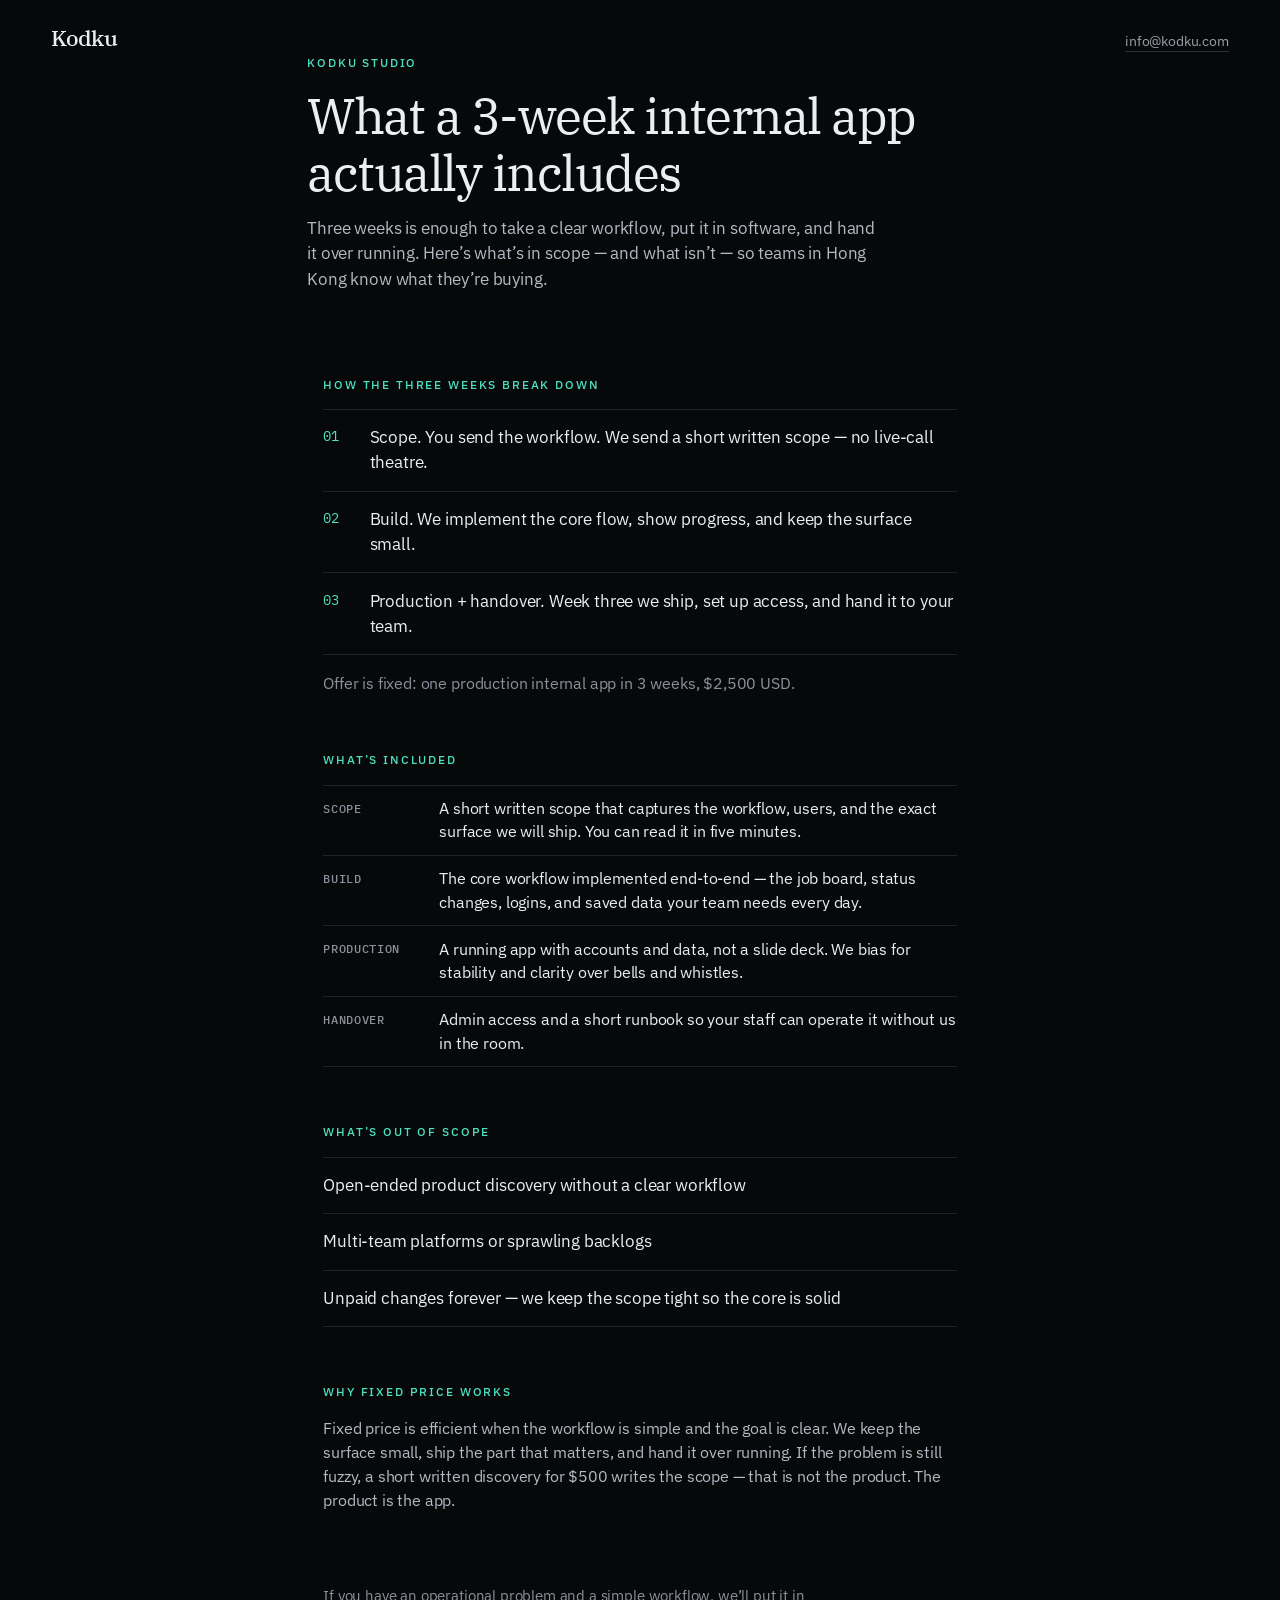
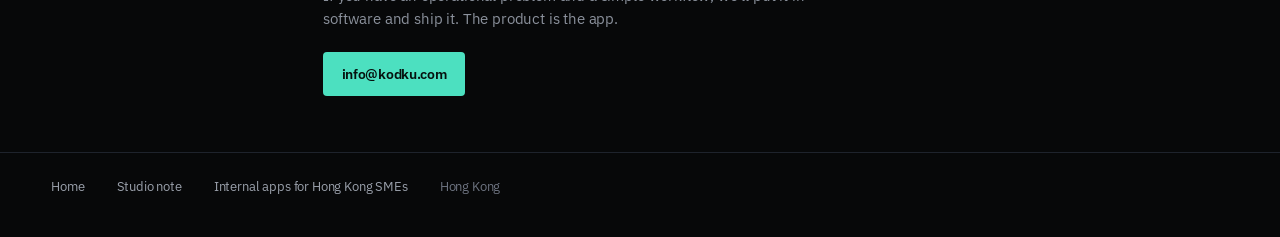
<file: note-3-week-app.html>
<!DOCTYPE html>
<html lang="en">
<head>
<!-- Google tag (gtag.js) -->
<script async src="https://www.googletagmanager.com/gtag/js?id=G-VXS3B0WYVN"></script>
<script>
  window.dataLayer = window.dataLayer || [];
  function gtag(){dataLayer.push(arguments);}
  gtag('js', new Date());
  gtag('config', 'G-VXS3B0WYVN');
</script>
  <meta charset="utf-8">
  <meta name="viewport" content="width=device-width, initial-scale=1">
  <title>What a 3-week internal app actually includes — Kodku Studio</title>
  <meta name="description" content="Hong Kong software studio. One production internal app in 3 weeks, $2,500 USD.">
  <link rel="canonical" href="https://kodku.com/note-3-week-app.html">
  <meta property="og:title" content="What a 3-week internal app actually includes — Kodku Studio">
  <meta property="og:description" content="Hong Kong software studio. One production internal app in 3 weeks, $2,500 USD.">
  <meta property="og:url" content="https://kodku.com/note-3-week-app.html">
  <meta property="og:type" content="article">
  <meta property="og:image" content="https://kodku.com/assets/og-kodku.png">
  <meta name="twitter:card" content="summary_large_image">
  <meta name="twitter:title" content="What a 3-week internal app actually includes — Kodku Studio">
  <meta name="twitter:description" content="Hong Kong software studio. One production internal app in 3 weeks, $2,500 USD.">
  <meta name="twitter:image" content="https://kodku.com/assets/og-kodku.png">
  <link rel="preconnect" href="https://fonts.googleapis.com">
  <link rel="preconnect" href="https://fonts.gstatic.com" crossorigin>
  <link href="https://fonts.googleapis.com/css2?family=IBM+Plex+Sans:ital,wght@0,400;0,500;0,600;1,400&family=IBM+Plex+Serif:ital,wght@0,400;0,500;1,400&family=IBM+Plex+Mono:wght@400;500&display=swap" rel="stylesheet">
  <link rel="stylesheet" href="styles.css">
  <script type="application/ld+json">
  {
    "@context": "https://schema.org",
    "@type": ["Organization", "ProfessionalService"],
    "name": "Kodku",
    "url": "https://kodku.com/",
    "email": "info@kodku.com",
    "areaServed": "Hong Kong",
    "description": "Hong Kong software studio. One production internal app in 3 weeks, $2,500 USD.",
    "makesOffer": {
      "@type": "Offer",
      "price": 2500,
      "priceCurrency": "USD",
      "itemOffered": {
        "@type": "Service",
        "name": "One production internal app in 3 weeks",
        "description": "One production internal app in 3 weeks, $2,500 USD."
      }
    }
  }
  </script>
</head>
<body>
  <header class="top">
    <a class="mark" href="index.html">Kodku</a>
    <a class="mail" href="mailto:info@kodku.com">info@kodku.com</a>
  </header>

  <main>
    <section class="what" style="max-width:48rem">
      <p class="where">Kodku studio</p>
      <h1 style="margin:0 0 1rem;font-family:'IBM Plex Serif', Georgia, serif;font-weight:400;letter-spacing:-0.03em">What a 3-week internal app actually includes</h1>
      <p class="lead" style="max-width:36rem">Three weeks is enough to take a clear workflow, put it in software, and hand it over running. Here’s what’s in scope — and what isn’t — so teams in Hong Kong know what they’re buying.</p>
    </section>

    <section class="how">
      <h2>How the three weeks break down</h2>
      <ol>
        <li><span>01</span> Scope. You send the workflow. We send a short written scope — no live-call theatre.</li>
        <li><span>02</span> Build. We implement the core flow, show progress, and keep the surface small.</li>
        <li><span>03</span> Production + handover. Week three we ship, set up access, and hand it to your team.</li>
      </ol>
      <p style="margin:1rem 0 0;color:#8b919c">Offer is fixed: one production internal app in 3 weeks, $2,500 USD.</p>
    </section>

    <section class="scope">
      <h2>What’s included</h2>
      <dl>
        <div><dt>Scope</dt><dd>A short written scope that captures the workflow, users, and the exact surface we will ship. You can read it in five minutes.</dd></div>
        <div><dt>Build</dt><dd>The core workflow implemented end‑to‑end — the job board, status changes, logins, and saved data your team needs every day.</dd></div>
        <div><dt>Production</dt><dd>A running app with accounts and data, not a slide deck. We bias for stability and clarity over bells and whistles.</dd></div>
        <div><dt>Handover</dt><dd>Admin access and a short runbook so your staff can operate it without us in the room.</dd></div>
      </dl>
    </section>

    <section class="what">
      <h2>What’s out of scope</h2>
      <ul>
        <li>Open‑ended product discovery without a clear workflow</li>
        <li>Multi‑team platforms or sprawling backlogs</li>
        <li>Unpaid changes forever — we keep the scope tight so the core is solid</li>
      </ul>
    </section>

    <section class="what">
      <h2>Why fixed price works</h2>
      <p style="margin:0 0 1rem;color:#b4bac4;max-width:40rem">Fixed price is efficient when the workflow is simple and the goal is clear. We keep the surface small, ship the part that matters, and hand it over running. If the problem is still fuzzy, a short written discovery for $500 writes the scope — that is not the product. The product is the app.</p>
    </section>

    <section class="foot-cta">
      <p>If you have an operational problem and a simple workflow, we’ll put it in software and ship it. The product is the app.</p>
      <a class="cta" href="mailto:info@kodku.com?subject=Kodku%20internal%20app">info@kodku.com</a>
    </section>
  </main>

  <footer>
    <a href="index.html">Home</a>
    <a href="studio.html">Studio note</a>
    <a href="note-hk-sme-internal-apps.html">Internal apps for Hong Kong SMEs</a>
    <span>Hong Kong</span>
  </footer>
</body>
<!-- Kodku — Hong Kong software studio. One production internal app in 3 weeks, $2,500 USD. -->
</html>
</file>
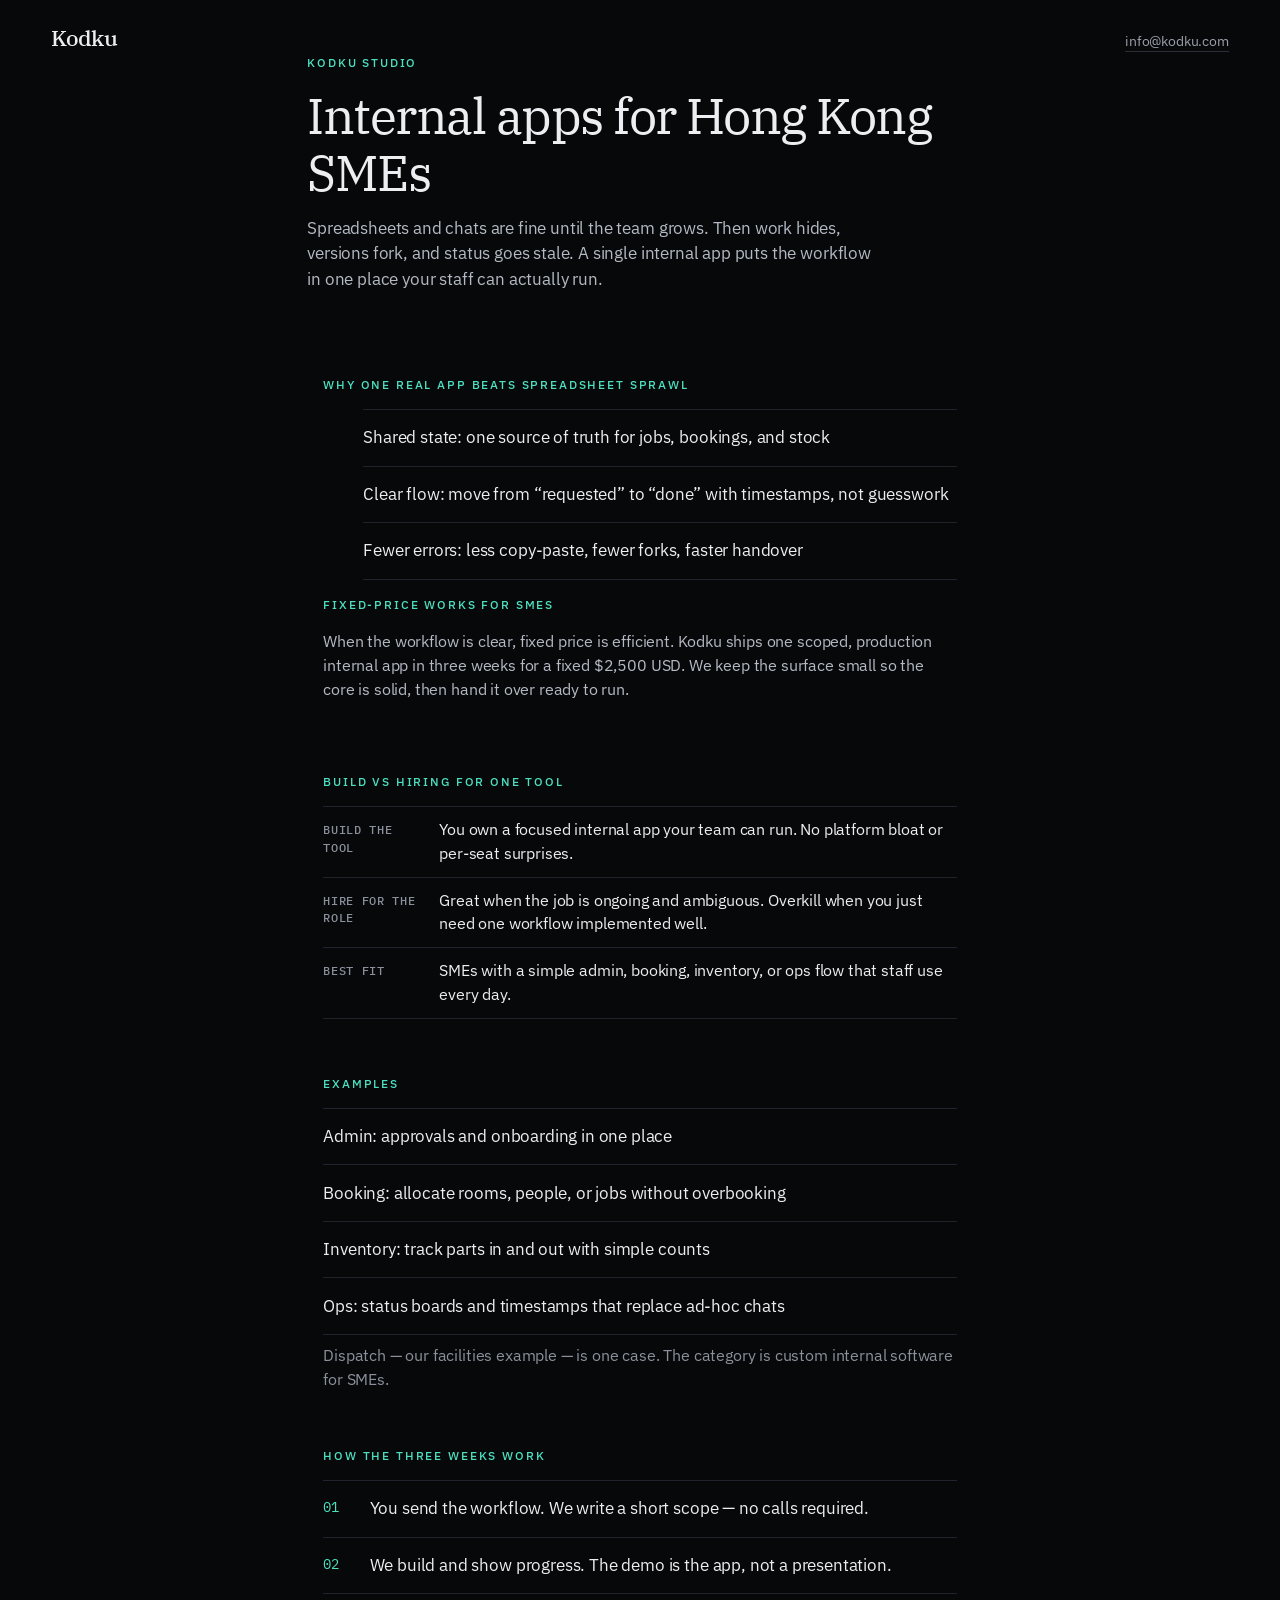
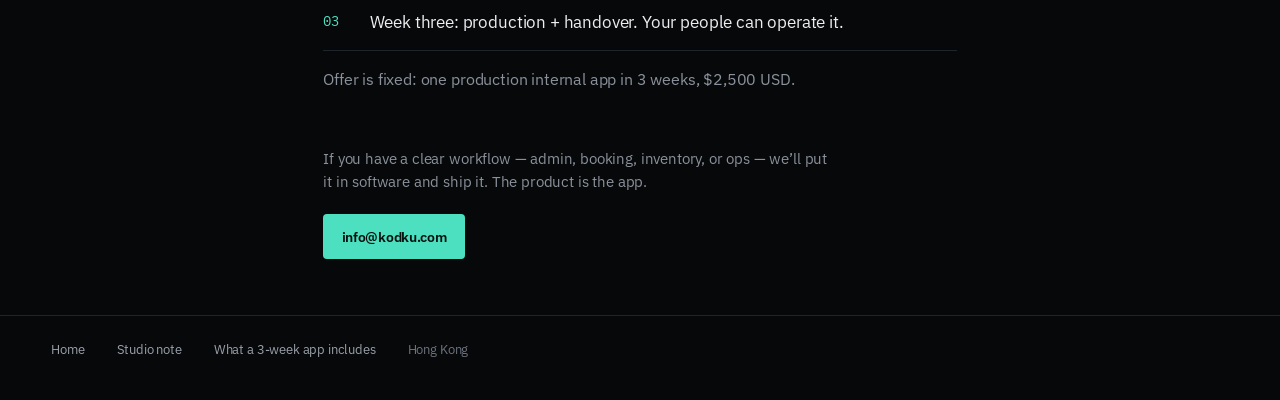
<file: note-hk-sme-internal-apps.html>
<!DOCTYPE html>
<html lang="en">
<head>
<!-- Google tag (gtag.js) -->
<script async src="https://www.googletagmanager.com/gtag/js?id=G-VXS3B0WYVN"></script>
<script>
  window.dataLayer = window.dataLayer || [];
  function gtag(){dataLayer.push(arguments);}
  gtag('js', new Date());
  gtag('config', 'G-VXS3B0WYVN');
</script>
  <meta charset="utf-8">
  <meta name="viewport" content="width=device-width, initial-scale=1">
  <title>Internal apps for Hong Kong SMEs — Kodku Studio</title>
  <meta name="description" content="Why Hong Kong SMEs need one real internal app instead of spreadsheet sprawl. Fixed‑price custom software: one production app in 3 weeks for $2,500 USD. Admin, booking, inventory, ops.">
  <link rel="canonical" href="https://kodku.com/note-hk-sme-internal-apps.html">
  <meta property="og:title" content="Internal apps for Hong Kong SMEs — Kodku Studio">
  <meta property="og:description" content="Replace spreadsheets with a real internal app. Fixed‑price for Hong Kong SMEs: one production app in 3 weeks, $2,500 USD — admin, booking, inventory, ops.">
  <meta property="og:url" content="https://kodku.com/note-hk-sme-internal-apps.html">
  <meta property="og:type" content="article">
  <meta property="og:image" content="https://kodku.com/assets/og-kodku.png">
  <meta property="og:locale" content="en_HK">
  <meta name="twitter:card" content="summary_large_image">
  <meta name="twitter:title" content="Internal apps for Hong Kong SMEs — Kodku Studio">
  <meta name="twitter:description" content="Replace spreadsheets with a real internal app. Fixed‑price for Hong Kong SMEs: one production app in 3 weeks, $2,500 USD — admin, booking, inventory, ops.">
  <meta name="twitter:image" content="https://kodku.com/assets/og-kodku.png">
  <link rel="preconnect" href="https://fonts.googleapis.com">
  <link rel="preconnect" href="https://fonts.gstatic.com" crossorigin>
  <link href="https://fonts.googleapis.com/css2?family=IBM+Plex+Sans:ital,wght@0,400;0,500;0,600;1,400&family=IBM+Plex+Serif:ital,wght@0,400;0,500;1,400&family=IBM+Plex+Mono:wght@400;500&display=swap" rel="stylesheet">
  <link rel="stylesheet" href="styles.css">
  <script type="application/ld+json">
  {
    "@context": "https://schema.org",
    "@type": ["Organization", "ProfessionalService"],
    "name": "Kodku",
    "url": "https://kodku.com/",
    "email": "info@kodku.com",
    "areaServed": "Hong Kong",
    "description": "Hong Kong software studio for SMEs. One production internal app in 3 weeks for $2,500 USD — custom internal software to replace spreadsheets (admin, booking, inventory, ops).",
    "makesOffer": {
      "@type": "Offer",
      "price": 2500,
      "priceCurrency": "USD",
      "itemOffered": {
        "@type": "Service",
        "name": "One production internal app in 3 weeks",
        "description": "One production internal app in 3 weeks, $2,500 USD."
      }
    }
  }
  </script>
</head>
<body>
  <header class="top">
    <a class="mark" href="index.html">Kodku</a>
    <a class="mail" href="mailto:info@kodku.com">info@kodku.com</a>
  </header>

  <main>
    <section class="what" style="max-width:48rem">
      <p class="where">Kodku studio</p>
      <h1 style="margin:0 0 1rem;font-family:'IBM Plex Serif', Georgia, serif;font-weight:400;letter-spacing:-0.03em">Internal apps for Hong Kong SMEs</h1>
      <p class="lead" style="max-width:36rem">Spreadsheets and chats are fine until the team grows. Then work hides, versions fork, and status goes stale. A single internal app puts the workflow in one place your staff can actually run.</p>
    </section>

    <section class="how">
      <h2>Why one real app beats spreadsheet sprawl</h2>
      <ul>
        <li>Shared state: one source of truth for jobs, bookings, and stock</li>
        <li>Clear flow: move from “requested” to “done” with timestamps, not guesswork</li>
        <li>Fewer errors: less copy‑paste, fewer forks, faster handover</li>
      </ul>
      <h2>Fixed‑price works for SMEs</h2>
      <p style="margin:0 0 1rem;color:#b4bac4;max-width:40rem">When the workflow is clear, fixed price is efficient. Kodku ships one scoped, production internal app in three weeks for a fixed $2,500 USD. We keep the surface small so the core is solid, then hand it over ready to run.</p>
    </section>

    <section class="scope">
      <h2>Build vs hiring for one tool</h2>
      <dl>
        <div><dt>Build the tool</dt><dd>You own a focused internal app your team can run. No platform bloat or per‑seat surprises.</dd></div>
        <div><dt>Hire for the role</dt><dd>Great when the job is ongoing and ambiguous. Overkill when you just need one workflow implemented well.</dd></div>
        <div><dt>Best fit</dt><dd>SMEs with a simple admin, booking, inventory, or ops flow that staff use every day.</dd></div>
      </dl>
    </section>

    <section class="what">
      <h2>Examples</h2>
      <ul>
        <li>Admin: approvals and onboarding in one place</li>
        <li>Booking: allocate rooms, people, or jobs without overbooking</li>
        <li>Inventory: track parts in and out with simple counts</li>
        <li>Ops: status boards and timestamps that replace ad‑hoc chats</li>
      </ul>
      <p style="margin:0.5rem 0 0;color:#8b919c">Dispatch — our facilities example — is one case. The category is custom internal software for SMEs.</p>
    </section>

    <section class="how">
      <h2>How the three weeks work</h2>
      <ol>
        <li><span>01</span> You send the workflow. We write a short scope — no calls required.</li>
        <li><span>02</span> We build and show progress. The demo is the app, not a presentation.</li>
        <li><span>03</span> Week three: production + handover. Your people can operate it.</li>
      </ol>
      <p style="margin:1rem 0 0;color:#8b919c">Offer is fixed: one production internal app in 3 weeks, $2,500 USD.</p>
    </section>

    <section class="foot-cta">
      <p>If you have a clear workflow — admin, booking, inventory, or ops — we’ll put it in software and ship it. The product is the app.</p>
      <a class="cta" href="mailto:info@kodku.com?subject=Kodku%20internal%20app">info@kodku.com</a>
    </section>
  </main>

  <footer>
    <a href="index.html">Home</a>
    <a href="studio.html">Studio note</a>
    <a href="note-3-week-app.html">What a 3‑week app includes</a>
    <span>Hong Kong</span>
  </footer>
</body>
<!-- Kodku — Hong Kong software studio. One production internal app in 3 weeks, $2,500 USD. -->
</html>
</file>
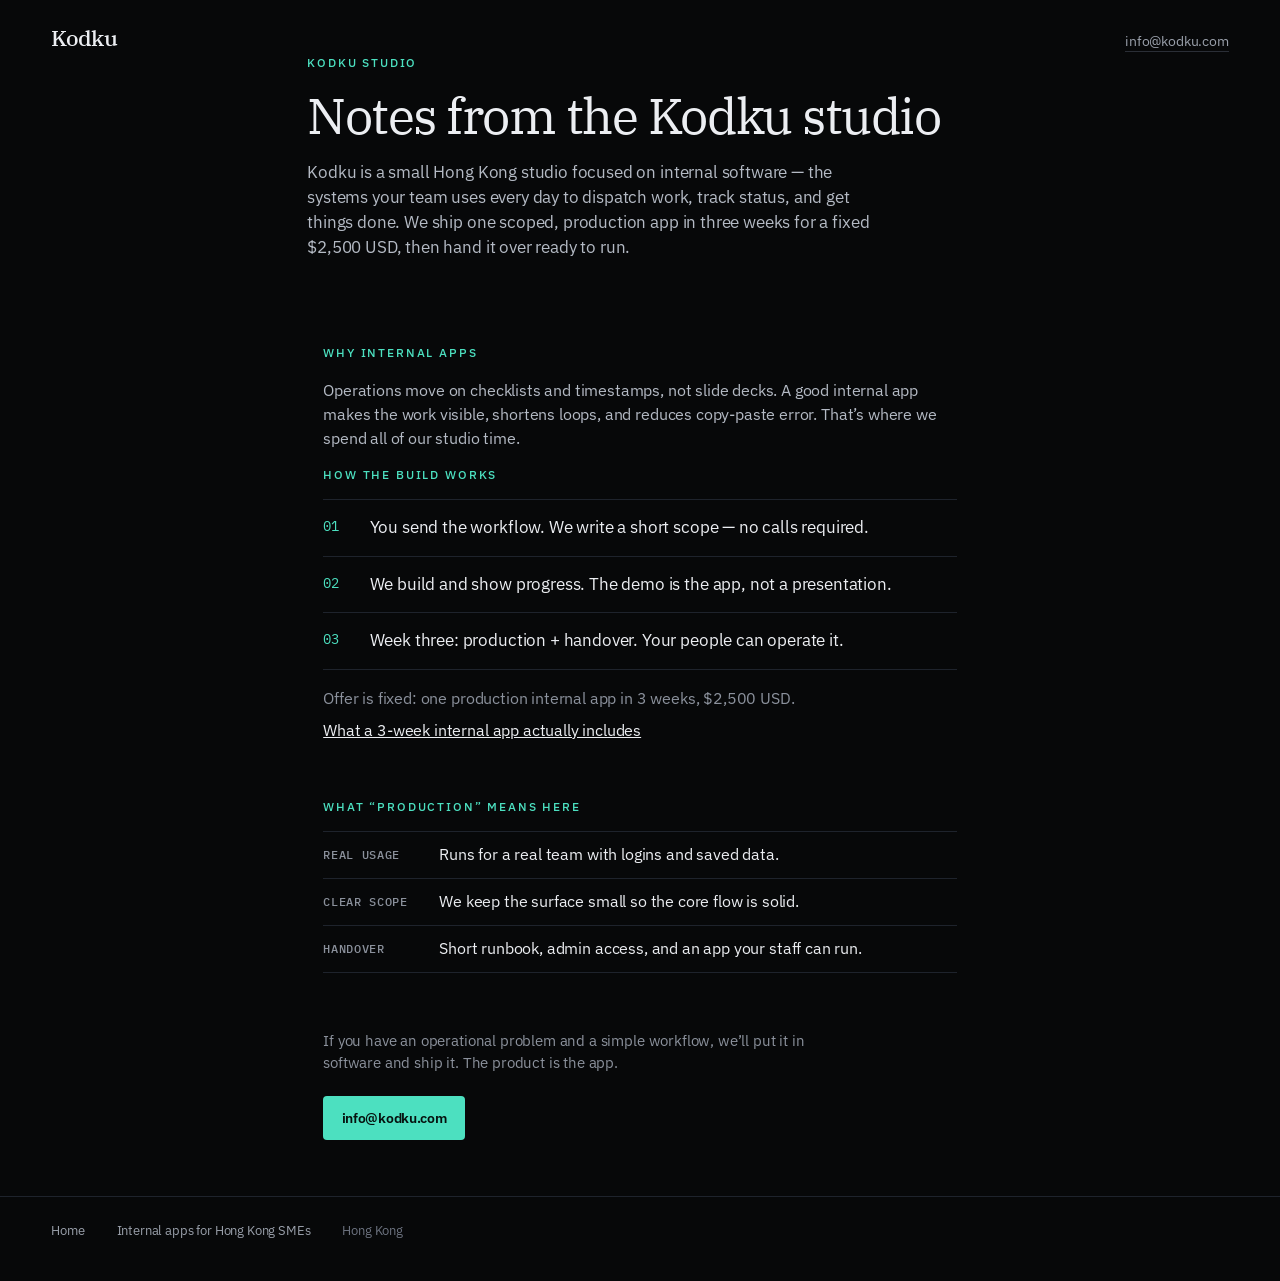
<file: studio.html>
<!DOCTYPE html>
<html lang="en">
<head>
<!-- Google tag (gtag.js) -->
<script async src="https://www.googletagmanager.com/gtag/js?id=G-VXS3B0WYVN"></script>
<script>
  window.dataLayer = window.dataLayer || [];
  function gtag(){dataLayer.push(arguments);}
  gtag('js', new Date());
  gtag('config', 'G-VXS3B0WYVN');
</script>
  <meta charset="utf-8">
  <meta name="viewport" content="width=device-width, initial-scale=1">
  <title>Internal apps for Hong Kong SMEs — Kodku Studio</title>
  <meta name="description" content="Notes on fixed‑price custom internal software for Hong Kong SMEs — one production app in 3 weeks for $2,500 USD. Replace spreadsheets with a real app (admin, booking, inventory, ops).">
  <meta name="robots" content="index,follow">
  <link rel="canonical" href="https://kodku.com/studio.html">
  <meta property="og:title" content="Internal apps for Hong Kong SMEs — Kodku Studio">
  <meta property="og:description" content="Notes on fixed‑price custom internal software for Hong Kong SMEs — one production app in 3 weeks for $2,500 USD. Replace spreadsheets with a real app (admin, booking, inventory, ops).">
  <meta property="og:url" content="https://kodku.com/studio.html">
  <meta property="og:type" content="article">
  <meta property="og:locale" content="en_HK">
  <meta property="og:image" content="https://kodku.com/assets/og-kodku.png">
  <meta name="twitter:card" content="summary_large_image">
  <meta name="twitter:title" content="Internal apps for Hong Kong SMEs — Kodku Studio">
  <meta name="twitter:description" content="Notes on fixed‑price custom internal software for Hong Kong SMEs — one production app in 3 weeks for $2,500 USD. Replace spreadsheets with a real app (admin, booking, inventory, ops).">
  <meta name="twitter:image" content="https://kodku.com/assets/og-kodku.png">
  <link rel="preconnect" href="https://fonts.googleapis.com">
  <link rel="preconnect" href="https://fonts.gstatic.com" crossorigin>
  <link href="https://fonts.googleapis.com/css2?family=IBM+Plex+Sans:ital,wght@0,400;0,500;0,600;1,400&family=IBM+Plex+Serif:ital,wght@0,400;0,500;1,400&family=IBM+Plex+Mono:wght@400;500&display=swap" rel="stylesheet">
  <link rel="preload" href="styles.css" as="style">
  <link rel="stylesheet" href="styles.css">
  <script type="application/ld+json">
  {
    "@context": "https://schema.org",
    "@type": ["Organization", "ProfessionalService"],
    "name": "Kodku",
    "url": "https://kodku.com/",
    "email": "info@kodku.com",
    "areaServed": "Hong Kong",
    "description": "Hong Kong software studio for SMEs. One production internal app in 3 weeks for $2,500 USD — custom internal software to replace spreadsheets (admin, booking, inventory, ops).",
    "contactPoint": [{
      "@type": "ContactPoint",
      "contactType": "information",
      "email": "info@kodku.com",
      "areaServed": "Hong Kong"
    }],
    "makesOffer": {
      "@type": "Offer",
      "price": 2500,
      "priceCurrency": "USD",
      "itemOffered": {
        "@type": "Service",
        "name": "One production internal app in 3 weeks",
        "description": "One production internal app in 3 weeks, $2,500 USD."
      }
    }
  }
  </script>
  <script type="application/ld+json">
  {
    "@context": "https://schema.org",
    "@graph": [
      {
        "@type": "WebPage",
        "name": "Kodku Studio — Notes on internal apps",
        "url": "https://kodku.com/studio.html",
        "inLanguage": "en-HK",
        "isPartOf": {
          "@type": "WebSite",
          "url": "https://kodku.com/"
        },
        "description": "Notes on fixed‑price custom internal software for Hong Kong SMEs — replace spreadsheets with a real app (admin, booking, inventory, ops)."
      },
      {
        "@type": "BreadcrumbList",
        "itemListElement": [
          {
            "@type": "ListItem",
            "position": 1,
            "name": "Home",
            "item": "https://kodku.com/"
          },
          {
            "@type": "ListItem",
            "position": 2,
            "name": "Studio note",
            "item": "https://kodku.com/studio.html"
          }
        ]
      }
    ]
  }
  </script>
</head>
<body>
  <header class="top">
    <a class="mark" href="index.html">Kodku</a>
    <a class="mail" href="mailto:info@kodku.com">info@kodku.com</a>
  </header>

  <main>
    <section class="what" style="max-width:48rem">
      <p class="where">Kodku studio</p>
      <h1 style="margin:0 0 1rem;font-family:'IBM Plex Serif', Georgia, serif;font-weight:400;letter-spacing:-0.03em">Notes from the Kodku studio</h1>
      <p class="lead" style="max-width:36rem">Kodku is a small Hong Kong studio focused on internal software — the systems your team uses every day to dispatch work, track status, and get things done. We ship one scoped, production app in three weeks for a fixed $2,500 USD, then hand it over ready to run.</p>
    </section>

    <section class="how">
      <h2>Why internal apps</h2>
      <p style="margin:0 0 1rem;color:#b4bac4;max-width:40rem">Operations move on checklists and timestamps, not slide decks. A good internal app makes the work visible, shortens loops, and reduces copy‑paste error. That’s where we spend all of our studio time.</p>
      <h2>How the build works</h2>
      <ol>
        <li><span>01</span> You send the workflow. We write a short scope — no calls required.</li>
        <li><span>02</span> We build and show progress. The demo is the app, not a presentation.</li>
        <li><span>03</span> Week three: production + handover. Your people can operate it.</li>
      </ol>
      <p style="margin:1rem 0 0;color:#8b919c">Offer is fixed: one production internal app in 3 weeks, $2,500 USD.</p>
      <p style="margin:0.5rem 0 0"><a class="cta-ghost" href="note-3-week-app.html">What a 3‑week internal app actually includes</a></p>
    </section>

    <section class="scope">
      <h2>What “production” means here</h2>
      <dl>
        <div><dt>Real usage</dt><dd>Runs for a real team with logins and saved data.</dd></div>
        <div><dt>Clear scope</dt><dd>We keep the surface small so the core flow is solid.</dd></div>
        <div><dt>Handover</dt><dd>Short runbook, admin access, and an app your staff can run.</dd></div>
      </dl>
    </section>

    <section class="foot-cta">
      <p>If you have an operational problem and a simple workflow, we’ll put it in software and ship it. The product is the app.</p>
      <a class="cta" href="mailto:info@kodku.com?subject=Kodku%20internal%20app">info@kodku.com</a>
    </section>
  </main>

  <footer>
    <a href="index.html">Home</a>
    <a href="note-hk-sme-internal-apps.html">Internal apps for Hong Kong SMEs</a>
    <span>Hong Kong</span>
  </footer>
</body>
<!-- Kodku — Hong Kong software studio. One production internal app in 3 weeks, $2,500 USD. -->
</html>
</file>
<file: styles.css>
*,*::before,*::after{box-sizing:border-box}
html{font-size:16px}
body{
  margin:0;
  min-height:100vh;
  background:#070809;
  color:#eceef2;
  font-family:"IBM Plex Sans",ui-sans-serif,system-ui,sans-serif;
  font-weight:400;
  line-height:1.5;
  letter-spacing:-0.01em;
}
a{color:inherit}
.mono{font-family:"IBM Plex Mono",ui-monospace,Menlo,monospace;font-size:0.78em;letter-spacing:0}
.top{
  display:flex;
  justify-content:space-between;
  align-items:baseline;
  padding:1.35rem 4vw 0;
  max-width:1280px;
  margin:0 auto;
}
.mark{
  font-family:"IBM Plex Serif",Georgia,serif;
  font-size:1.35rem;
  font-weight:500;
  text-decoration:none;
  letter-spacing:-0.03em;
}
.mail{
  font-size:0.85rem;
  color:#9aa0ab;
  text-decoration:none;
  border-bottom:1px solid #2a2e36;
}
.mail:hover{color:#eceef2;border-color:#4ce0c0}

/* Hero */
.hero{
  display:grid;
  grid-template-columns:minmax(260px,34rem) minmax(0,1fr);
  gap:3rem 3.5rem;
  align-items:start;
  padding:4.5rem 4vw 4rem;
  max-width:1280px;
  margin:0 auto;
}
.where{
  margin:0 0 1rem;
  font-size:0.72rem;
  font-weight:500;
  letter-spacing:0.16em;
  text-transform:uppercase;
  color:#4ce0c0;
}
h1{
  margin:0 0 1.25rem;
  font-family:"IBM Plex Serif",Georgia,serif;
  font-size:clamp(2.05rem,4.4vw,3.15rem);
  font-weight:400;
  line-height:1.12;
  letter-spacing:-0.03em;
}
.lead{
  margin:0 0 1.75rem;
  max-width:32rem;
  font-size:1.05rem;
  color:#b4bac4;
}
.cta-row{display:flex;flex-wrap:wrap;gap:0.75rem 1rem;align-items:center}
.cta{
  display:inline-block;
  padding:0.72rem 1.15rem;
  background:#4ce0c0;
  color:#06110e;
  text-decoration:none;
  font-size:0.9rem;
  font-weight:600;
  letter-spacing:-0.02em;
  border-radius:4px;
}
.cta:hover{background:#6aebd0}

/* Portfolio carousel */
.portfolio{
  min-width:0;
  display:flex;
  flex-direction:column;
  gap:0.85rem;
  --accent:#4ce0c0;
  --accent-dim:rgba(76,224,192,.12);
  --accent-glow:rgba(76,224,192,.22);
}
.portfolio[data-accent="blue"]{
  --accent:#7eb8ff;
  --accent-dim:rgba(126,184,255,.12);
  --accent-glow:rgba(126,184,255,.22);
}
.portfolio[data-accent="violet"]{
  --accent:#b8a0f0;
  --accent-dim:rgba(184,160,240,.12);
  --accent-glow:rgba(184,160,240,.22);
}
.portfolio[data-accent="teal"]{
  --accent:#4ce0c0;
  --accent-dim:rgba(76,224,192,.12);
  --accent-glow:rgba(76,224,192,.22);
}
.portfolio[data-accent="amber"]{
  --accent:#e8c06a;
  --accent-dim:rgba(232,192,106,.12);
  --accent-glow:rgba(232,192,106,.22);
}

.portfolio-tabs{
  display:flex;
  flex-wrap:wrap;
  gap:0.45rem;
}
.portfolio-tab{
  appearance:none;
  background:#0c0e12;
  border:1px solid #262b34;
  border-radius:8px;
  padding:0.55rem 0.75rem;
  cursor:pointer;
  text-align:left;
  color:#9aa0ab;
  font-family:inherit;
  font-size:0.72rem;
  line-height:1.3;
  transition:border-color .2s,background .2s,color .2s;
}
.portfolio-tab:hover{border-color:#3a404c;color:#c9ced6}
.portfolio-tab[aria-selected="true"]{
  border-color:var(--accent);
  background:var(--accent-dim);
  color:#eceef2;
}
.portfolio-tab-tag{
  display:block;
  font-size:0.62rem;
  letter-spacing:0.08em;
  text-transform:uppercase;
  color:var(--accent);
  margin-bottom:0.15rem;
}
.portfolio-tab[aria-selected="true"] .portfolio-tab-tag{color:var(--accent)}
.portfolio-tab-name{display:block;font-weight:500;font-size:0.78rem}

.portfolio-stage{
  position:relative;
  min-height:340px;
}
.portfolio-panel{
  position:absolute;
  inset:0;
  opacity:0;
  visibility:hidden;
  pointer-events:none;
  transform:translateY(8px);
  transition:opacity .35s ease,transform .35s ease,visibility .35s;
}
.portfolio-panel.is-active{
  position:relative;
  opacity:1;
  visibility:visible;
  pointer-events:auto;
  transform:translateY(0);
}
.portfolio--animated .portfolio-panel:not(.is-active){
  position:absolute;
}
@media (prefers-reduced-motion:reduce){
  .portfolio-panel{transition:none;transform:none}
}

.portfolio-dots{
  display:flex;
  justify-content:center;
  gap:0.45rem;
  padding:0.15rem 0;
}
.portfolio-dot{
  appearance:none;
  width:7px;height:7px;
  border-radius:50%;
  border:0;
  padding:0;
  background:#2a303a;
  cursor:pointer;
  transition:background .2s,transform .2s;
}
.portfolio-dot.is-active{
  background:var(--accent);
  transform:scale(1.25);
  box-shadow:0 0 0 3px var(--accent-glow);
}

.portfolio-meta{
  margin:0;
  padding:0.65rem 0.85rem;
  background:#0c0e12;
  border:1px solid #1e232c;
  border-radius:8px;
  font-size:0.78rem;
  color:#8b919c;
  display:flex;
  flex-direction:column;
  gap:0.25rem;
}
.portfolio-meta-problem{color:#c9ced6}
.portfolio-meta-users{font-size:0.72rem}

/* Window chrome + previews */
.win{
  background:#101216;
  border:1px solid #262b34;
  border-radius:10px;
  overflow:hidden;
  box-shadow:0 24px 60px rgba(0,0,0,.45),0 0 0 1px var(--accent-glow);
}
.win-bar{
  display:flex;
  align-items:center;
  gap:0.75rem;
  padding:0.5rem 0.75rem;
  background:#0c0e12;
  border-bottom:1px solid #1e232c;
  font-size:0.72rem;
  color:#8b919c;
}
.dots{display:flex;gap:5px}
.dots i{width:8px;height:8px;border-radius:50%;background:#2a303a;display:block}
.dots i:first-child{background:#3a3333}
.win-title{
  font-family:"IBM Plex Mono",ui-monospace,Menlo,monospace;
  font-weight:500;
  color:#c9ced6;
  letter-spacing:0;
}
.win-live{margin-left:auto;display:flex;align-items:center;gap:0.4rem;font-size:0.68rem}
.win-live b{
  width:6px;height:6px;border-radius:50%;background:var(--accent);
  display:inline-block;box-shadow:0 0 0 3px var(--accent-glow);
}

.preview{padding:0.75rem 0.85rem 0.85rem;font-size:0.75rem}
.preview-head{
  display:flex;
  justify-content:space-between;
  gap:1rem;
  align-items:flex-end;
  margin-bottom:0.65rem;
}
.preview-head h3{margin:0;font-size:0.92rem;font-weight:600;letter-spacing:-0.02em}
.preview-head p{margin:0.15rem 0 0;font-size:0.7rem;color:#8b919c}
.stats{display:flex;gap:0.85rem;font-size:0.68rem;color:#8b919c;flex-wrap:wrap}
.stats b{color:#eceef2;font-weight:600;margin-right:0.2rem}

.filters{display:flex;flex-wrap:wrap;gap:0.35rem;margin-bottom:0.55rem}
.chip{
  font-size:0.65rem;
  padding:0.18rem 0.5rem;
  border:1px solid #2a303a;
  border-radius:999px;
  color:#9aa0ab;
}
.chip.is-on{border-color:var(--accent);color:var(--accent);background:var(--accent-dim)}

.grid{
  width:100%;
  border-collapse:collapse;
  font-size:0.72rem;
}
.grid th{
  text-align:left;
  font-size:0.62rem;
  font-weight:500;
  letter-spacing:0.06em;
  text-transform:uppercase;
  color:#6d7380;
  padding:0.35rem 0.4rem;
  border-bottom:1px solid #232833;
}
.grid td{
  padding:0.42rem 0.4rem;
  border-bottom:1px solid #1a1e26;
  white-space:nowrap;
  color:#c9ced6;
}
.grid tr.is-sel td{background:var(--accent-dim);color:#eceef2}
.who{display:inline-flex;align-items:center;gap:0.4rem}
.av,.avatar{
  width:1.35rem;height:1.35rem;border-radius:50%;
  display:inline-flex;align-items:center;justify-content:center;
  font-size:0.55rem;font-weight:600;letter-spacing:0.02em;
  background:#1d3a34;color:#4ce0c0;flex:none;
  font-style:normal;
}
.av-2{background:#243044;color:#9bb7e8}
.av-3{background:#2a2e24;color:#c5c48a}
.av-4{background:#2c2438;color:#c4b0e4}
.av-5{background:#2a2620;color:#d0b896}
.pill{
  display:inline-block;
  font-size:0.62rem;
  font-weight:500;
  padding:0.12rem 0.45rem;
  border-radius:999px;
  letter-spacing:0.01em;
  white-space:nowrap;
}
.pill-live{background:var(--accent-dim);color:var(--accent)}
.pill-route{background:var(--accent-dim);color:var(--accent);border:1px solid var(--accent-glow);opacity:.9}
.pill-wait{background:#1a1d24;color:#a0a6b3}
.pill-done{background:transparent;color:#6d7380;border:1px solid #2a303a}
.pill-alert{background:rgba(232,120,90,.14);color:#e8785a;border:1px solid rgba(232,120,90,.3)}
.warn{color:var(--accent)}
.dim{color:#6d7380}

/* List-style previews */
.handoff-list,.checklist,.queue-list{
  margin:0;padding:0;list-style:none;
  border:1px solid #1e232c;border-radius:8px;overflow:hidden;
}
.handoff-list li,.checklist li,.queue-list li{
  display:grid;
  grid-template-columns:3.5rem 1fr auto;
  gap:0.55rem;
  align-items:center;
  padding:0.55rem 0.65rem;
  border-top:1px solid #1a1e26;
  min-width:0;
}
.handoff-list li:first-child,.checklist li:first-child,.queue-list li:first-child{border-top:0}
.handoff-list li.is-active,.queue-list li.is-next{background:var(--accent-dim)}
.checklist li.is-alert{background:rgba(232,120,90,.08)}
.handoff-list strong,.checklist strong,.queue-list strong{
  display:block;font-size:0.74rem;font-weight:500;
  white-space:nowrap;overflow:hidden;text-overflow:ellipsis;
}
.handoff-list em,.checklist em,.queue-list em{
  display:block;font-style:normal;color:#8b919c;font-size:0.64rem;
  white-space:nowrap;overflow:hidden;text-overflow:ellipsis;
}
.check-icon{
  width:1.35rem;height:1.35rem;border-radius:50%;
  display:inline-flex;align-items:center;justify-content:center;
  font-size:0.65rem;font-weight:600;
  background:#1a1d24;color:#6d7380;
}
.checklist li.is-done .check-icon{background:#1d3a34;color:#4ce0c0}
.checklist li.is-alert .check-icon{background:rgba(232,120,90,.18);color:#e8785a}

.now-serving{
  display:flex;align-items:center;gap:0.65rem;
  padding:0.65rem 0.75rem;margin-bottom:0.65rem;
  background:var(--accent-dim);
  border:1px solid var(--accent-glow);
  border-radius:8px;
}
.now-label{
  font-size:0.62rem;letter-spacing:0.08em;text-transform:uppercase;
  color:var(--accent);font-weight:500;
}
.now-serving .mono{font-size:1.1rem;color:#eceef2;font-weight:500}

/* Rest of page */
.what,.how,.scope,.foot-cta{
  padding:0 4vw 3.5rem;
  max-width:46rem;
  margin:0 auto;
}
h2{
  margin:0 0 1rem;
  font-size:0.72rem;
  letter-spacing:0.16em;
  text-transform:uppercase;
  color:#4ce0c0;
  font-weight:500;
}
.what ul,.how ol{margin:0;padding:0;list-style:none}
.what li,.how li{
  padding:0.95rem 0;
  border-top:1px solid #1e232c;
  font-size:1.05rem;
}
.what li:last-child,.how li:last-child{border-bottom:1px solid #1e232c}
.how li{display:flex;gap:1.1rem}
.how span{
  font-family:"IBM Plex Mono",ui-monospace,Menlo,monospace;
  color:#4ce0c0;
  min-width:1.8rem;
  font-size:0.9rem;
}
.foot-cta p{margin:0 0 1.35rem;color:#8b919c;max-width:32rem;font-size:0.95rem}
footer{
  display:flex;flex-wrap:wrap;gap:1rem 2rem;
  padding:1.5rem 4vw 2.5rem;
  max-width:1280px;margin:0 auto;
  border-top:1px solid #1e232c;
  font-size:0.82rem;color:#6d7380;
}
footer a{color:#9aa0ab;text-decoration:none}
footer a:hover{color:#eceef2}

.scope dl{margin:0}
.scope dl > div{
  display:grid;
  grid-template-columns:6.5rem 1fr;
  gap:0.75rem;
  padding:0.7rem 0;
  border-top:1px solid #1e232c;
  font-size:0.98rem;
}
.scope dl > div:last-child{border-bottom:1px solid #1e232c}
.scope dt{
  font-family:"IBM Plex Mono",ui-monospace,Menlo,monospace;
  font-size:0.72rem;
  font-weight:500;
  letter-spacing:0.06em;
  text-transform:uppercase;
  color:#8b919c;
  padding-top:0.18rem;
}
.scope dd{margin:0;color:#eceef2}

@media (max-width:1080px){
  .hero{grid-template-columns:1fr;padding-top:3rem}
}
@media (max-width:780px){
  .portfolio-tabs{
    flex-wrap:nowrap;
    overflow-x:auto;
    padding-bottom:0.25rem;
    -webkit-overflow-scrolling:touch;
    scrollbar-width:none;
  }
  .portfolio-tabs::-webkit-scrollbar{display:none}
  .portfolio-tab{flex:none;min-width:7.5rem}
  .portfolio-stage{min-height:300px}
  .grid td:nth-child(3),.grid th:nth-child(3){display:none}
}
@media (max-width:640px){
  html{font-size:15px}
  .hero{padding:2.5rem 5vw 2.5rem}
  .what,.how,.scope,.foot-cta{padding-left:5vw;padding-right:5vw}
  .handoff-list li,.checklist li,.queue-list li{
    grid-template-columns:3rem 1fr;
  }
  .handoff-list .pill,.checklist .pill,.queue-list .pill{
    grid-column:2;
    justify-self:start;
    margin-top:-0.15rem;
  }
}
</file>
